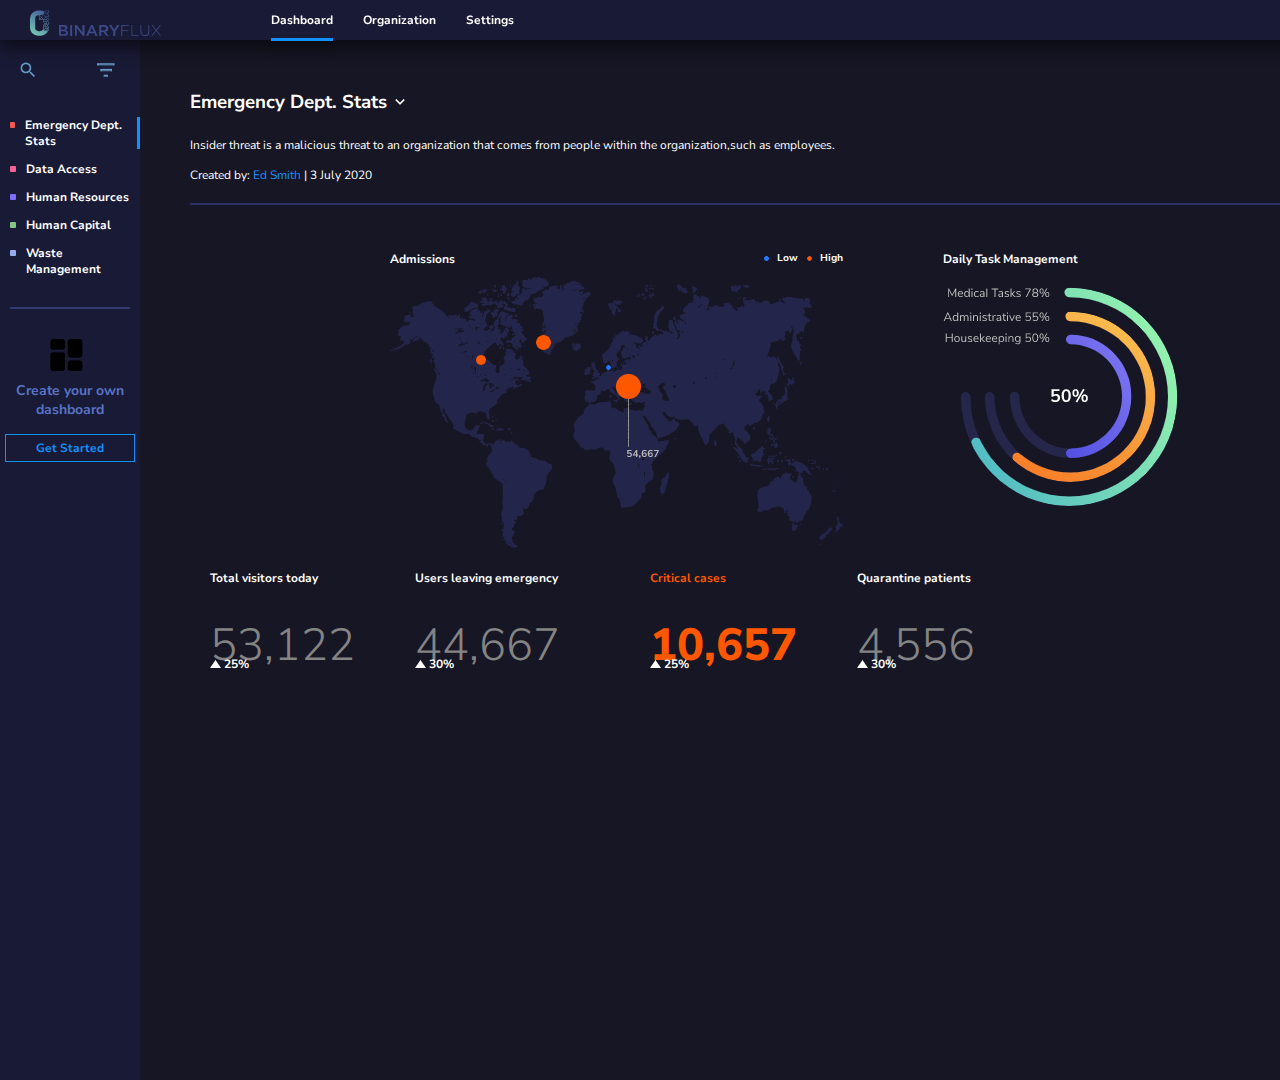
<file: index.html>
<!DOCTYPE html>
<html lang="en">
<head>
    <meta charset="UTF-8">
    <link href="https://fonts.googleapis.com/css2?family=Nunito+Sans:wght@200&display=swap" rel="stylesheet">
    <link rel="stylesheet" href="./style.css">
    <meta name="viewport" content="width=device-width, initial-scale=1.0">
    <script src="https://code.highcharts.com/highcharts.js"></script>
    <script src="https://code.highcharts.com/highcharts.js"></script>
     
</head>

<header>

    <div class="container">
   
     <nav>
   
      <a class="logo">
       <img  src= "assets/logo.png"/> 
       <span class="brand-name"><img  src= "assets/brand_name.png"/></span> 
       
      </a> 
   
   
      <ul class="menu left">
       <li> 
        <a class="underlined" >Dashboard</a> 
       </li>
       <li> 
        <a>Organization</a> 
       </li>
       <li> 
        <a>Settings</a> 
       </li>
      </ul>
      
      <div class="user right">
          <span>John Smith</span>
          <img src="assets/notification.png"/>
      </div>
     </nav>
   
   
    </div>

   
   </header>
<div class="asidemain">
    <aside>
        <div class="side-bar">
            <div class="search_toggle">
                <img src="assets/search.png"/>
                <img src="assets/toggle.png"/>
            </div>
            <ul>
                <li>
                    <span class="rect orange"></span>
                    <a>Emergency Dept. Stats</a>
                    <img class="emergency_line" src="assets/vert_line.png"/>
                </li>
                <li>
                    <span class="rect pink"></span>
                    <a>Data Access</a>
                </li>
                <li>
                    <span class="rect purple"></span>
                    <a>Human Resources</a>
                </li>
                <li>
                    <span class="rect green"></span>
                    <a>Human Capital</a>
                </li>
                <li>
                    <span class="rect blue"></span>
                    <a>Waste Management</a>
                </li>
            </ul>
            <hr class="aside-line"/>
            <div class="combination">
                <img src="assets/shape.png"/>
                <div class="combination_box">
                    <span>Create your own dashboard</span>
                    <div class="button">Get Started</div>
                </div>
                
            </div>
        </div>
    
    </aside>
    
    <main>
        <div class="top">
            <div class="top-left">
                <div class="name_drpdwn">
                    <h3>Emergency Dept. Stats  </h3>
                    <button onclick="myFunction()" class="dropbtn">
                        <img src="assets/arrow.png " />
                     </button>
                     <div id="myDropdown" class="dropdown-content">
                         <div class="assign_color"><img src="assets/Icon1.png"/><a href="#Assign color">Assign Color</a><span></span></div>
                         <div><img src="assets/Icon1 (2).png"/><a href="#Edit Title & Description">Edit Title & Description</a></div>
                         <div><img src="assets/Icon1 (8).png"/><a href="#Duplicate">Duplicate</a></div>
                         <div><img src="assets/Icon1 (7).png"/><a href="#Copy Link">Copy Link</a></div>
                         <div><img src="assets/Icon1 (6).png"/><a href="#Save">Save</a></div>
                         <div><img src="assets/Icon1 (5).png"/><a href="#Export">Export</a></div>
                         <div><img src="assets/Icon1 (4).png"/><a href="#Import">Import</a></div>
                        
                      </div>
                      <script>
                        /* When the user clicks on the button, 
                        toggle between hiding and showing the dropdown content */
                        function myFunction() {
                          document.getElementById("myDropdown").classList.toggle("show");
                        }
                        
                        // Close the dropdown if the user clicks outside of it
                        window.onclick = function(event) {
                          if (!event.target.matches('.dropbtn')) {
                            var dropdowns = document.getElementsByClassName("dropdown-content");
                            var i;
                            for (i = 0; i < dropdowns.length; i++) {
                              var openDropdown = dropdowns[i];
                              if (openDropdown.classList.contains('show')) {
                                openDropdown.classList.remove('show');
                              }
                            }
                          }
                        }
                        </script>
                    
                    
                </div>
                <h7>Insider threat is a malicious threat to an organization 
                    that comes from people within the organization,such as employees.</h7>
                <div class="creator_info">
                    <p>Created by: <span>    Ed Smith   </span> | 3 July 2020 </p> 
                    
                </div>
    
            </div>
            <div class="top-right">
                <div class=" button">Add Widget</div>
                <div class="update_info">
                    <div class="refresh">
                        <img src="assets/refresh.png"/>
                        <div>Auto Refresh</div>
                    </div>
                    <div class="update">
                        <img src="assets/update.png"/>
                        <div>Last updated: 2 mins ago</div>
                    </div>
                    <div class="calendar">
                        <img src="assets/calendar.png"/>
                        <div class="calendar_info"> <span>Last 1 month</span> </div>
    
                    </div>
                </div>
            </div>
            
        </div>
        <hr class="top-line"></hr>
        <figure class="highcharts-figure">
            <div id="container1"></div>
            
            
            <div class="map">
                <div class="map-info">
                    <span>Admissions</span>
                    <div class="lowhigh">
                        <img src="assets/icon (1).png"/>
                        Low
                        <img src="assets/icon (2).png"/>
                        High
                    </div>
                </div>
                <img src="assets/map.png"/>
            </div>
            <div class="half-circle">
                <div> Daily Task Management</div>
                <img src="assets/progress.png"/>
            </div>
            
        </figure>
        <div class="figure-info">
            <div class="text-simple">
                <span>Total visitors today</span><br>
                <div class = "num">53,122</div>
                <div class="figure-info-percent">
                    <img src="assets/triangle.png"/>
                    <span>25%</span>
                </div>
            </div>
            <div class="text-simple">
                <span>Users leaving emergency</span><br>
                <div class = "num">44,667</div>
                <div class="figure-info-percent">
                    <img src="assets/triangle.png"/>
                    <span>30%</span>
                </div>
            </div>
            <div class="text-colored">
                <span class="critic">Critical cases</span><br>
                <div class = "num">10,657</div>
                <div class="figure-info-percent">
                    <img src="assets/triangle.png"/>
                    <span>25%</span>
                </div>
            </div>
            <div class="text-simple">
                <span>Quarantine patients</span><br>
                <div class = "num">4,556</div>
                <div class="figure-info-percent">
                    <img src="assets/triangle.png"/>
                    <span>30%</span>
                </div>
            </div>
            
        </div>
        <figure class="highcharts-line">
            <div id="container2"></div>
            <div id="container3"></div>
            
            <script src="./app.js"></script>
        </figure>
        
    
        
        
        
        
        
    </main>
</div>


</html>
</file>
<file: style.css>
html,
body {
  font-weight: 700;
  font-family: "Nunito Sans";
  margin: 0;
  padding: 0;
  background-color: #161624;
}
header {
  width: 1920px;
  height: 40px;
  filter: drop-shadow(0px 8px 8px rgba(0, 0, 0, 0.5));
  background-color: #191a35;
}
.asidemain {
  width: 1920px;
  display: flex;
}
nav {
  display: flex;
}
.logo {
  margin-left: 30px;
  margin-top: 10px;
}
.brand-name {
  margin-left: 5px;
  margin-top: 10px;
}
.menu {
  margin-left: 40px;
  list-style-type: none;
  display: flex;
  font-size: 12px;
  color: #ffffff;
}
.menu li {
  margin-left: 30px;
}
.underlined {
  padding-bottom: 10px;
  border-bottom: 3px solid #1391ff;
}
.user {
  font-size: 13px;
  color: #ffffff;
  margin-left: auto;
  margin-top: 5px;
  margin-right: 40px;
}

.user img {
  margin-top: 5px;
  margin-left: 15px;
}

aside {
  width: 200px;
  height: 1040px;
  background-color: #191a35;
}
.search_toggle {
  display: flex;
  justify-content: space-between;
  padding-top: 22px;
  margin-left: 20px;
  margin-right: 25px;
}
aside ul {
  margin-top: 40px;
  font-size: 12px;
  color: #ffffff;
  padding-left: 10px;
}
.aside ul li:first-child {
  display: flex;
}
aside li {
  margin-top: 12px;
  display: flex;
}
aside li a {
  margin-left: 10px;
}
.rect {
  width: 6px;
  height: 6px;
  border-radius: 1px;
  margin-top: 5px;
}
.orange {
  background-color: #f7594b;
}
.pink {
  background-color: #f76196;
}
.purple {
  background-color: #816dfd;
}
.green {
  background-color: #85c685;
}
.blue {
  background-color: #97aced;
}
.emergency_line {
  margin-left: auto;
}
.aside-line {
  background-color: #000000;
  border: 1px solid #333b73;
  margin-top: 30px;
  margin-left: 10px;
  margin-right: 10px;
}
.combination {
  justify-content: center;
  display: grid;
}
.combination img {
  margin-top: 22px;
  margin-left: 45px;
}

.combination_box {
  font-size: 14px;
  color: #5873c5;
  width: 130px;
  height: 120px;
  text-align: center;
  margin-top: 10px;
}
.combination_box .button {
  margin-top: 15px;
}
.button {
  font-size: 12px;
  color: #1391ff;
  border: 1px solid #1391ff;
  text-align: center;
  padding: 5px;
}
main .top {
  margin-left: 50px;
  margin-top: 30px;
  color: #ffffff;
  display: flex;
}
.name_drpdwn {
  display: flex;
}
button {
  margin-top: 20px;
  margin-left: 0px;
  background-color: transparent;
  width: 15px;
  height: 15px;
  cursor: pointer;
  border-color: transparent;
}

.dropdown {
  background-position-x:100px;
  background-position-y:200px;
  position: relative;
  display: inline-block;
}
#myDropdown {
  width: 309px;
  height: 340px;
  border-radius: 4px;
  filter: drop-shadow(0.974px 6.932px 20px rgba(0, 0, 0, 0.6));
  background-color: #20284c;
}
.dropdown-content {
  display: none;
  position: absolute;
  background-color: #f1f1f1;
  min-width: 160px;
  overflow: auto;
  box-shadow: 0px 8px 16px 0px rgba(0, 0, 0, 0.2);
  z-index: 1;
}
.dropdown-content div {
  display: flex;
  width: 289px;
  height: 40px;
  filter: drop-shadow(0px 2px 1px rgba(0, 0, 0, 0.3));
  background-color: #20284c;
  margin: 5px 5px 5px 5px;
}
.dropdown-content .assign_color span {
  margin-top: 15px;
  margin-left: auto;
  width: 26px;
  height: 10px;
  border-radius: 1px;
  background-color: #f7594b;
}
.dropdown-content .assign_color img{
  width: 10px;
  height: 8px;
}
.dropdown-content a {
  font-size: 13px;
  color: #ffffff;
  padding: 12px 16px;
  text-decoration: none;
  display: block;
}
.dropdown-content img {
  margin-top: 10px;
  margin-left: 10px;
  width: 15px;
  height: 15px;
}

.dropdown a:hover {
  background-color: #ddd;
}

.show {
  display: block;
}
h7 {
  font-size: 12px;
  font-weight: 400;
}
.calendar_info {
  color: #1391ff;
}
.creator_info p {
  font-size: 12px;
  color: #ffffff;
  font-weight: 400;
}
.creator_info p span {
  color: #1391ff;
}
.update_info {
  display: flex;
}
.update_info .refresh {
  display: flex;
}
.update_info .update {
  margin-left: 30px;
  display: flex;
  justify-content: space-around;
}
.update_info .calendar {
  display: flex;
  margin-left: 30px;
}
.update_info img {
  margin-right: 5px;
}
.top-right {
  margin-left: auto;
  font-size: 12px;
  width: 40%;
}
.top .button {
  color: #1391ff;
  width: 120px;
  text-align: center;
  margin-top: 20px;
  margin-left: 500px;
}
.top .update_info {
  margin-top: 35px;
  margin-left: 220px;
}

.top-line {
  width: 1630px;
  background-color: #000000;
  border: 1px solid #2a3269;
  margin-left: 50px;
  margin-right: 50px;
}
.map {
  margin-left: 210px;
  margin-top: 30px;
}

.map .map-info {
  display: flex;
  font-size: 12px;
  color: #ffffff;
  margin-bottom: 10px;
}
.map .lowhigh {
  font-size: 10px;
  color: #ffffff;
  margin-left: auto;
  justify-content: space-between;
}
.map .lowhigh img {
  margin-left: 5px;
  margin-right: 5px;
}
.half-circle {
  margin-left: 100px;
  margin-top: 30px;
  font-size: 12px;
  color: #ffffff;
}
.half-circle div {
  margin-bottom: 20px;
}
.highcharts-figure {
  display: flex;
}
#container1 {
  height: 50%;
}


.figure-info {
  display: flex;
  font-size: 12px;
  color: #ffffff;
  margin-left: 10px;
}
.figure-info .num {
  font-size: 45px;
  line-height: 20px;
  color: #848484;
  font-weight: 300;
  margin-top: 50px;
}
.figure-info .text-simple {
  margin-left: 60px;
}
.figure-info .text-colored {
  margin-left: 90px;
}
.figure-info .text-colored .critic {
  color: #ff5700;
}
.figure-info .text-colored .num {
  color: #ff5700;
  font-size: 45px;
  line-height: 20px;
  color: #ff5700;
  font-weight: 800;
}
/*--line-graph--*/


.highcharts-line #container2 {
  width:70%;
}
.highcharts-line #container3 {
  width:40%;
}
.highcharts-line {
  height:300px;
  display: flex;
  width:1700px;
}
.highcharts-data-table table {
	font-family: Verdana, sans-serif;
	border-collapse: collapse;
	border: 1px solid #EBEBEB;
	margin: 10px auto;
	text-align: center;
	width: 30%;
	max-width: 500px;
}
</file>
